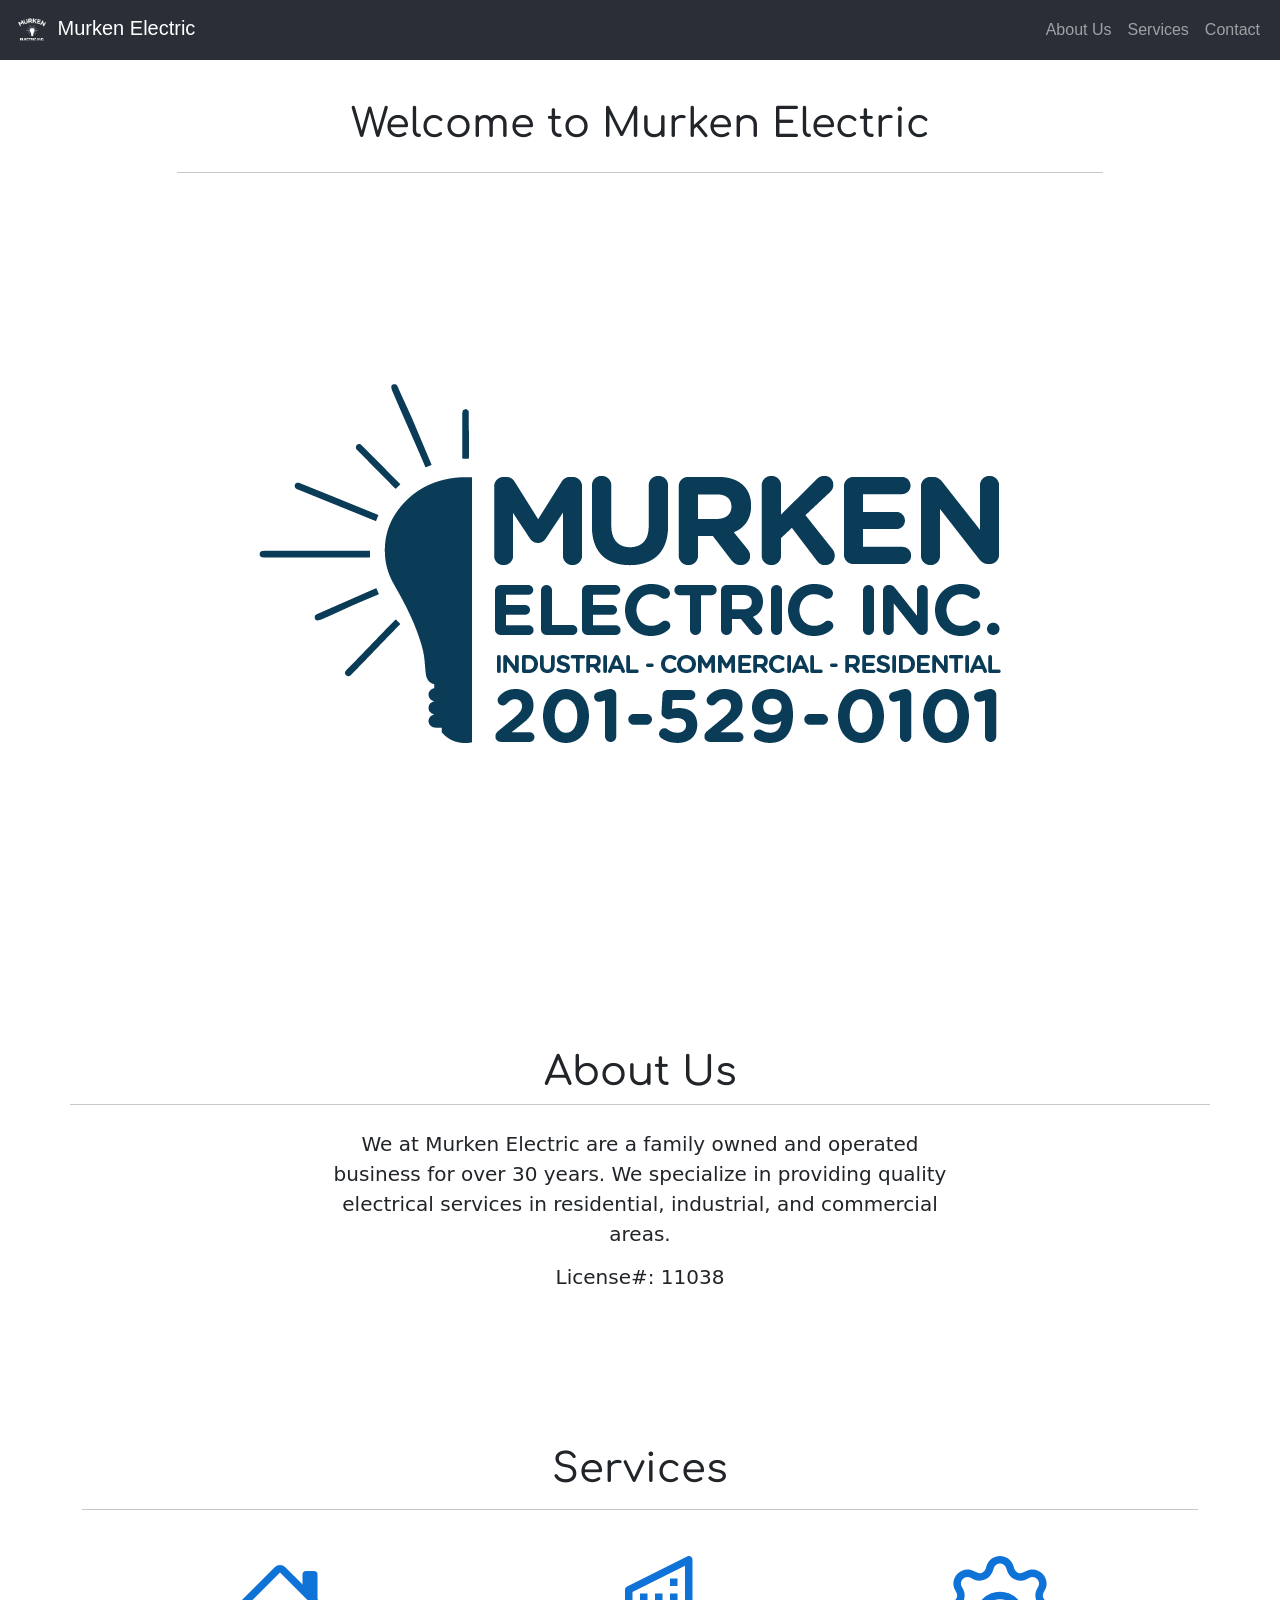
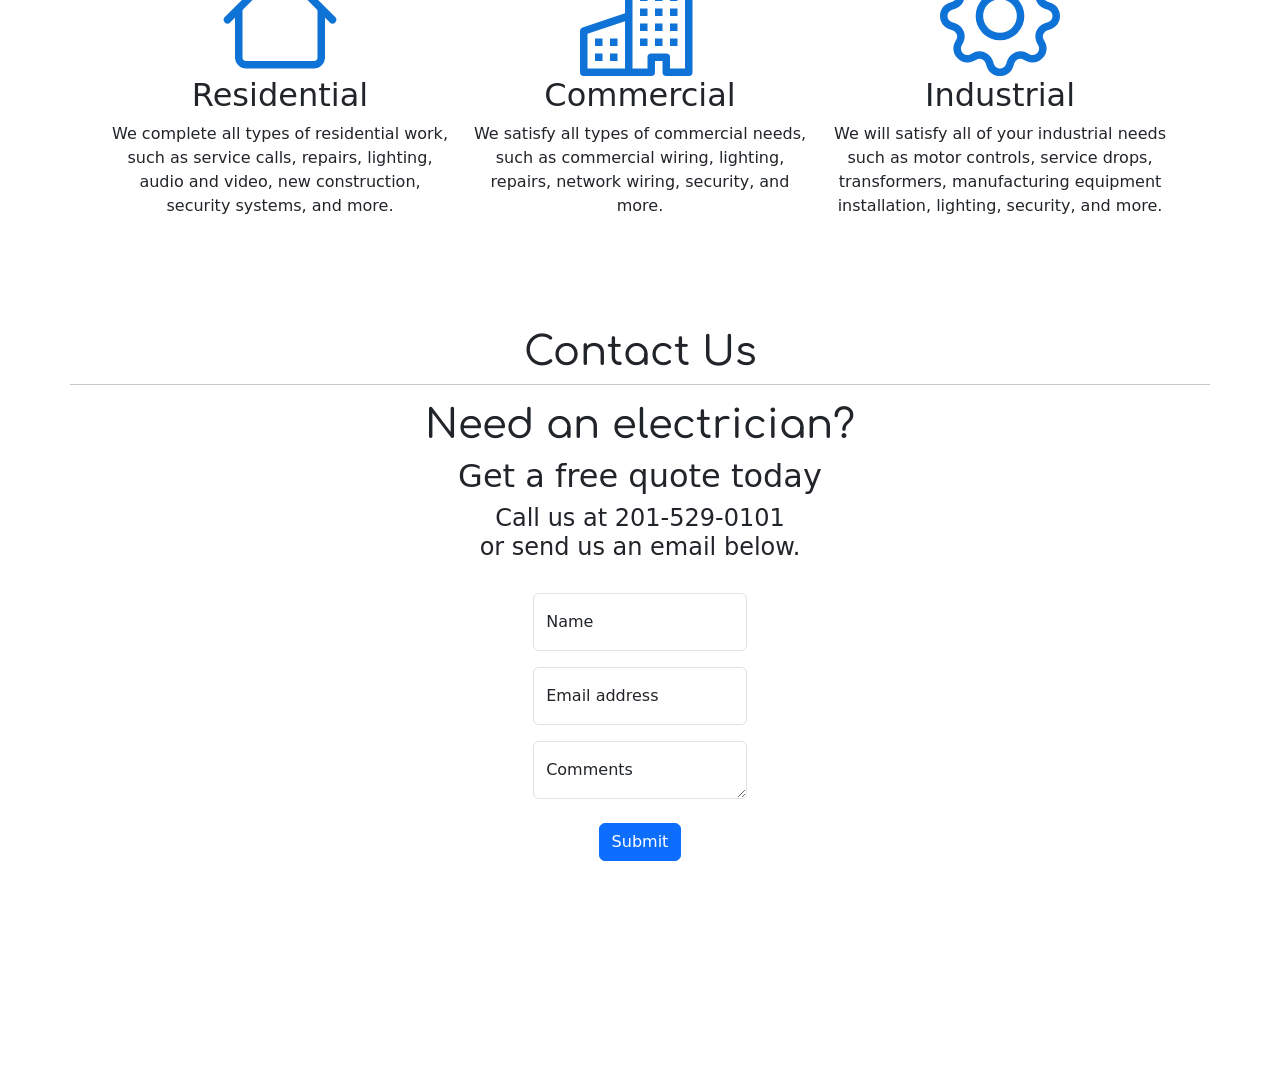
<file: index.html>
<!DOCTYPE html>
<html lang="en">
<head>
    <meta charset="UTF-8">
    <title>Murken Electric</title>
    <meta name="viewport" content="width=device-width, initial-scale=1">

    <!-- Bootstrap CSS -->
    <link rel="icon"
          type="image/png"
          href="WhiteLogo.png">
    <link href="main.css" rel="stylesheet">
    <link href="https://cdn.jsdelivr.net/npm/bootstrap@5.0.0-beta2/dist/css/bootstrap.min.css" rel="stylesheet" integrity="sha384-BmbxuPwQa2lc/FVzBcNJ7UAyJxM6wuqIj61tLrc4wSX0szH/Ev+nYRRuWlolflfl" crossorigin="anonymous">
    <link rel="preconnect" href="https://fonts.gstatic.com">
    <link href="https://fonts.googleapis.com/css2?family=Abril+Fatface&family=Anton&family=Balsamiq+Sans&family=Bebas+Neue&family=Comfortaa&family=DM+Sans&family=Fira+Sans&family=Fjalla+One&family=Hammersmith+One&family=Noto+Serif&family=Playfair+Display&family=Roboto+Slab&display=swap" rel="stylesheet">
</head>

<body>
<header>
    <nav class="navbar navbar-expand-md navbar-dark fixed-top" aria-label="Fourth navbar example" style="background-color: #2a2f37">
        <div class="container-fluid">
            <a class="navbar-brand" href="#">
                <img src="WhiteLogo.png" width="40" height="34">
                Murken Electric
            </a>

            <div class="collapse navbar-collapse" id="navbarsExample04">
                <ul class="navbar-nav ms-auto mb-2 mb-md-0">
                    <li class="nav-item active" >
                        <a class="nav-link navbar-collapse" href="#About">About Us</a>
                    </li>
                    <li class="nav-item active">
                        <a class="nav-link" data-bs-toggle=".navbar-collapse" data-bs-target=".navbar-collapse.show" href="#Services">Services</a>
                    </li>
                    <li class="nav-item active">
                        <a class="nav-link"  href="#Contact">Contact</a>
                    </li>

                </ul>
            </div>
        </div>
    </nav>

</header>
<h1 class="text-center title">Welcome to Murken Electric</h1>
<div data-bs-spy="scroll" data-bs-target="#navbar-top" data-bs-offset="0" tabindex="0">
    <div class="container cover">
        <div class="row justify-content-center text-center align-items-center">
            <div class="col-lg-10">
                <hr class="featurette-divider">
                <img class="img-fluid superSizeMe" src="halfBulbBlue.png">
            </div>
        </div>
    </div>
    &nbsp;
    <div id="About" class="container About">
        <div class="row text-center justify-content-center align-items-center">
            &nbsp;
            <h1 class="text-center">
                About Us
            </h1>
            <hr class="featurette-divider">
            <div class="col-md-7">
                <h2 class="featurette-heading text-center"></h2>
                <p class="lead">We at Murken Electric are a family owned and operated business for over 30 years. We specialize in providing quality electrical services
                in residential, industrial, and commercial areas.</p>
                <h5 class="bio" id="Services">License#: 11038</h5>
                &nbsp;
            </div>
        </div>
        &nbsp;
        <h1 class="text-center" >Services</h1>
        <hr class="featurette-divider">
        <div class="row text-center services">
            <div class="col-md-4">
                <svg xmlns="http://www.w3.org/2000/svg" width="120" height="120" fill="#0f72d6" class="bi bi-house" preserveAspectRatio="xMidyMid slice" viewBox="0 0 16 16">
                    <path fill-rule="evenodd" d="M2 13.5V7h1v6.5a.5.5 0 0 0 .5.5h9a.5.5 0 0 0 .5-.5V7h1v6.5a1.5 1.5 0 0 1-1.5 1.5h-9A1.5 1.5 0 0 1 2 13.5zm11-11V6l-2-2V2.5a.5.5 0 0 1 .5-.5h1a.5.5 0 0 1 .5.5z"/>
                    <path fill-rule="evenodd" d="M7.293 1.5a1 1 0 0 1 1.414 0l6.647 6.646a.5.5 0 0 1-.708.708L8 2.207 1.354 8.854a.5.5 0 1 1-.708-.708L7.293 1.5z"/>
                </svg>
                <h2>Residential</h2>
                <p>We complete all types of residential work, such as service calls, repairs, lighting, audio and video, new construction, security systems, and more. </p>
            </div>
            <div class="col-md-4">
                <svg xmlns="http://www.w3.org/2000/svg" width="120" height="120" fill="#0f72d6" class="bi bi-building" preserveAspectRatio="xMidyMid slice" viewBox="0 0 16 16">
                    <path fill-rule="evenodd" d="M14.763.075A.5.5 0 0 1 15 .5v15a.5.5 0 0 1-.5.5h-3a.5.5 0 0 1-.5-.5V14h-1v1.5a.5.5 0 0 1-.5.5h-9a.5.5 0 0 1-.5-.5V10a.5.5 0 0 1 .342-.474L6 7.64V4.5a.5.5 0 0 1 .276-.447l8-4a.5.5 0 0 1 .487.022zM6 8.694L1 10.36V15h5V8.694zM7 15h2v-1.5a.5.5 0 0 1 .5-.5h2a.5.5 0 0 1 .5.5V15h2V1.309l-7 3.5V15z"/>
                    <path d="M2 11h1v1H2v-1zm2 0h1v1H4v-1zm-2 2h1v1H2v-1zm2 0h1v1H4v-1zm4-4h1v1H8V9zm2 0h1v1h-1V9zm-2 2h1v1H8v-1zm2 0h1v1h-1v-1zm2-2h1v1h-1V9zm0 2h1v1h-1v-1zM8 7h1v1H8V7zm2 0h1v1h-1V7zm2 0h1v1h-1V7zM8 5h1v1H8V5zm2 0h1v1h-1V5zm2 0h1v1h-1V5zm0-2h1v1h-1V3z"/>
                </svg>
                <h2>Commercial</h2>
                <p>We satisfy all types of commercial needs, such as commercial wiring, lighting, repairs, network wiring, security, and more.</p>
            </div>
            <div class="col-md-4">
                <svg xmlns="http://www.w3.org/2000/svg" width="120" height="120" fill="#0f72d6" class="bi bi-gear" preserveAspectRatio="xMidyMid slice" viewBox="0 0 16 16">
                    <path d="M8 4.754a3.246 3.246 0 1 0 0 6.492 3.246 3.246 0 0 0 0-6.492zM5.754 8a2.246 2.246 0 1 1 4.492 0 2.246 2.246 0 0 1-4.492 0z"/>
                    <path d="M9.796 1.343c-.527-1.79-3.065-1.79-3.592 0l-.094.319a.873.873 0 0 1-1.255.52l-.292-.16c-1.64-.892-3.433.902-2.54 2.541l.159.292a.873.873 0 0 1-.52 1.255l-.319.094c-1.79.527-1.79 3.065 0 3.592l.319.094a.873.873 0 0 1 .52 1.255l-.16.292c-.892 1.64.901 3.434 2.541 2.54l.292-.159a.873.873 0 0 1 1.255.52l.094.319c.527 1.79 3.065 1.79 3.592 0l.094-.319a.873.873 0 0 1 1.255-.52l.292.16c1.64.893 3.434-.902 2.54-2.541l-.159-.292a.873.873 0 0 1 .52-1.255l.319-.094c1.79-.527 1.79-3.065 0-3.592l-.319-.094a.873.873 0 0 1-.52-1.255l.16-.292c.893-1.64-.902-3.433-2.541-2.54l-.292.159a.873.873 0 0 1-1.255-.52l-.094-.319zm-2.633.283c.246-.835 1.428-.835 1.674 0l.094.319a1.873 1.873 0 0 0 2.693 1.115l.291-.16c.764-.415 1.6.42 1.184 1.185l-.159.292a1.873 1.873 0 0 0 1.116 2.692l.318.094c.835.246.835 1.428 0 1.674l-.319.094a1.873 1.873 0 0 0-1.115 2.693l.16.291c.415.764-.42 1.6-1.185 1.184l-.291-.159a1.873 1.873 0 0 0-2.693 1.116l-.094.318c-.246.835-1.428.835-1.674 0l-.094-.319a1.873 1.873 0 0 0-2.692-1.115l-.292.16c-.764.415-1.6-.42-1.184-1.185l.159-.291A1.873 1.873 0 0 0 1.945 8.93l-.319-.094c-.835-.246-.835-1.428 0-1.674l.319-.094A1.873 1.873 0 0 0 3.06 4.377l-.16-.292c-.415-.764.42-1.6 1.185-1.184l.292.159a1.873 1.873 0 0 0 2.692-1.115l.094-.319z"/>
                </svg>
                <h2>Industrial</h2>
                <p>We will satisfy all of your industrial needs such as motor controls, service drops, transformers, manufacturing equipment installation,
                    lighting, security, and more.</p>
            </div>

        </div>

    </div>
    &nbsp;
    <div id="Contact" class="container bottom">
        <div class="row text-center justify-content-center align-items-center">
            <h1 class="text-center">
                Contact Us
            </h1>
            <hr class="featurette-divider">
            <div class="col-md-7">
                <h1>Need an electrician?</h1>
                <h2>Get a free quote today</h2>
                <h4>Call us at 201-529-0101 <br>
                or send us an email below.</h4>
                &nbsp;
                <div class="email">
                    <form action="mailto:bob@murkenelectric.com" method="post" enctype="text/plain" class="justify-content-center">
                        <div class="col-lg-4 offset-lg-4 form-floating mb-3 text-center">
                            <input class="form-control" name="name" id="floatingInput1" placeholder="name@example.com">
                            <label for="floatingInput">Name</label>
                        </div>
                        <div class="col-lg-4 offset-lg-4 form-floating mb-3 text-center">
                            <input type="email" name="email" class="form-control" id="floatingInput" placeholder="name@example.com">
                            <label for="floatingInput">Email address</label>
                        </div>
                        <div class="col-lg-4 offset-lg-4 form-floating text-center">
                            <textarea type="text" name="comment" class="form-control" placeholder="Leave a comment here" id="floatingTextarea"></textarea>
                            <label for="floatingTextarea">Comments</label>
                        </div>
                        &nbsp;
                        <div class="container">
                            <button type="submit" value="Send" class="btn btn-primary">Submit</button>
                        </div>
                    </form>
                </div>
            </div>
        </div>
    </div>
</div>


&nbsp;

<script src="https://cdn.jsdelivr.net/npm/@popperjs/core@2.6.0/dist/umd/popper.min.js" integrity="sha384-KsvD1yqQ1/1+IA7gi3P0tyJcT3vR+NdBTt13hSJ2lnve8agRGXTTyNaBYmCR/Nwi" crossorigin="anonymous"></script>
<script src="https://cdn.jsdelivr.net/npm/bootstrap@5.0.0-beta2/dist/js/bootstrap.min.js" integrity="sha384-nsg8ua9HAw1y0W1btsyWgBklPnCUAFLuTMS2G72MMONqmOymq585AcH49TLBQObG" crossorigin="anonymous"></script>
</body>
</html>
</file>
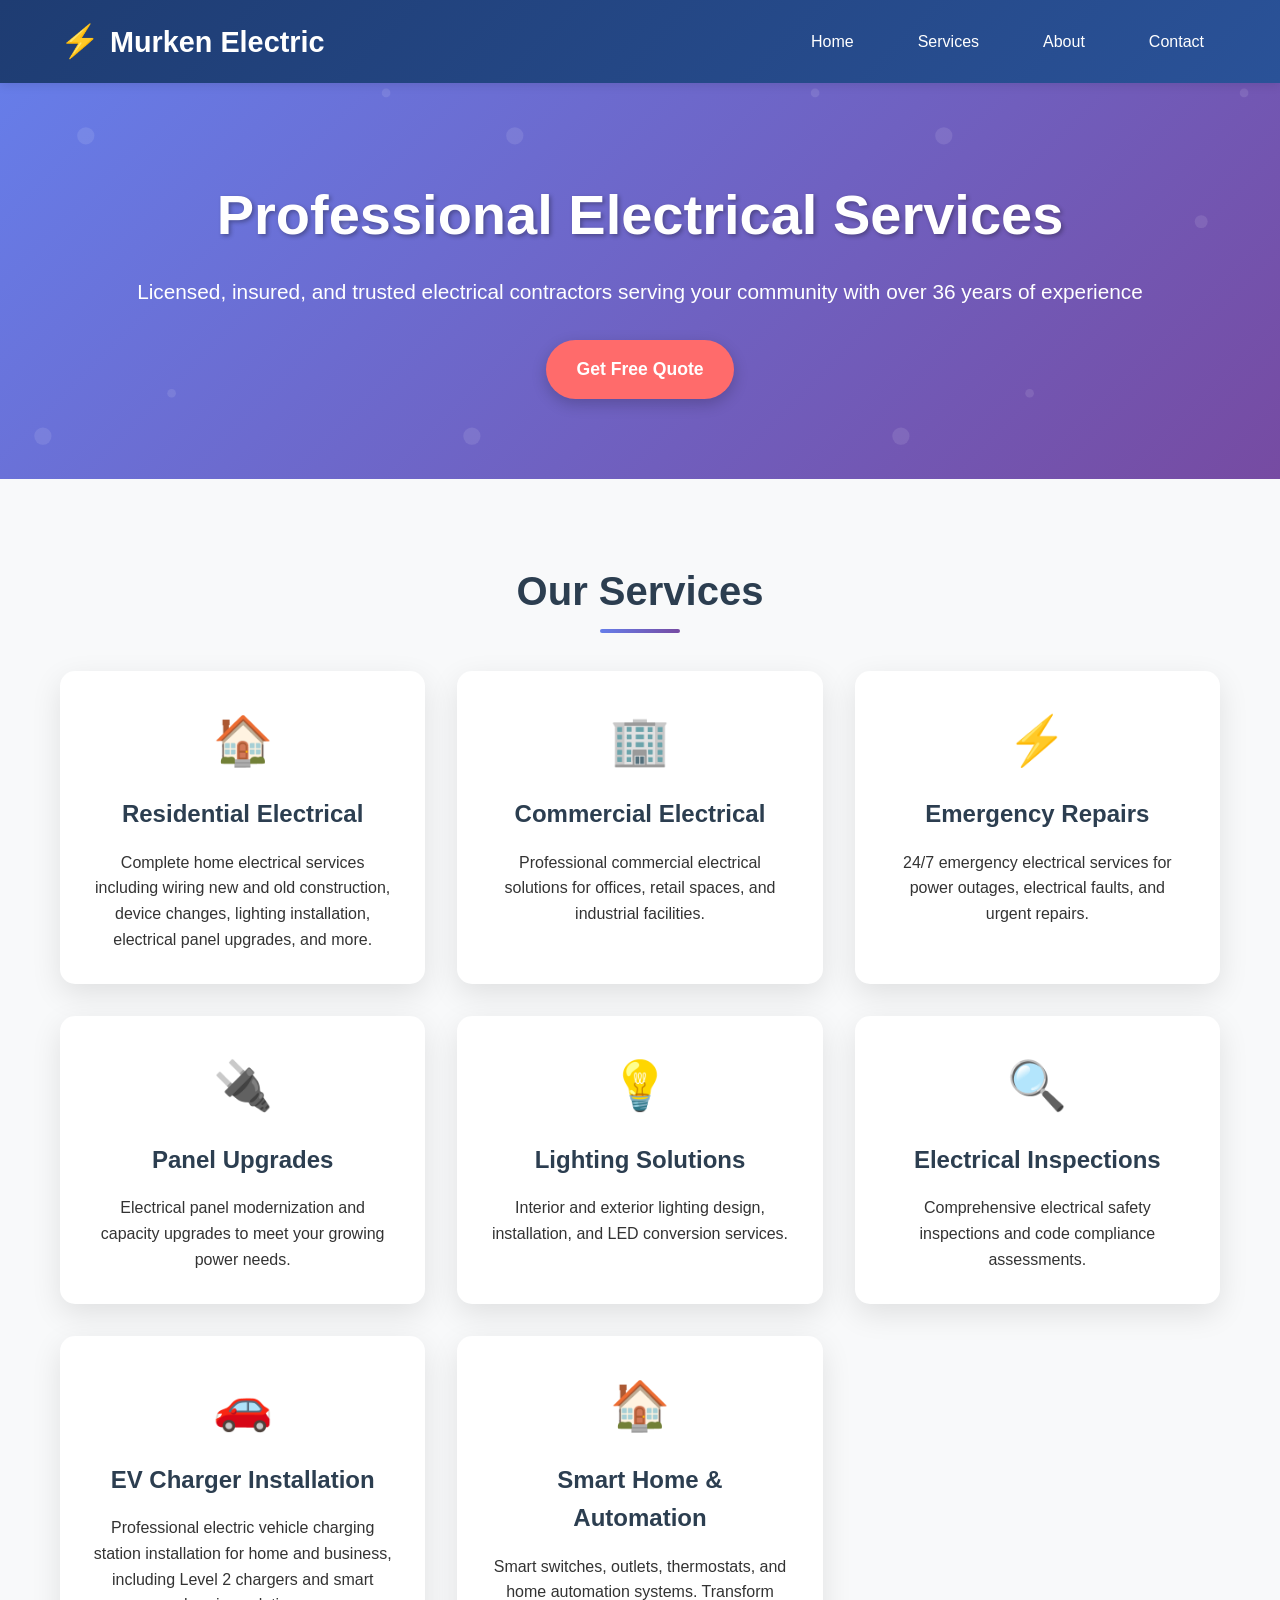
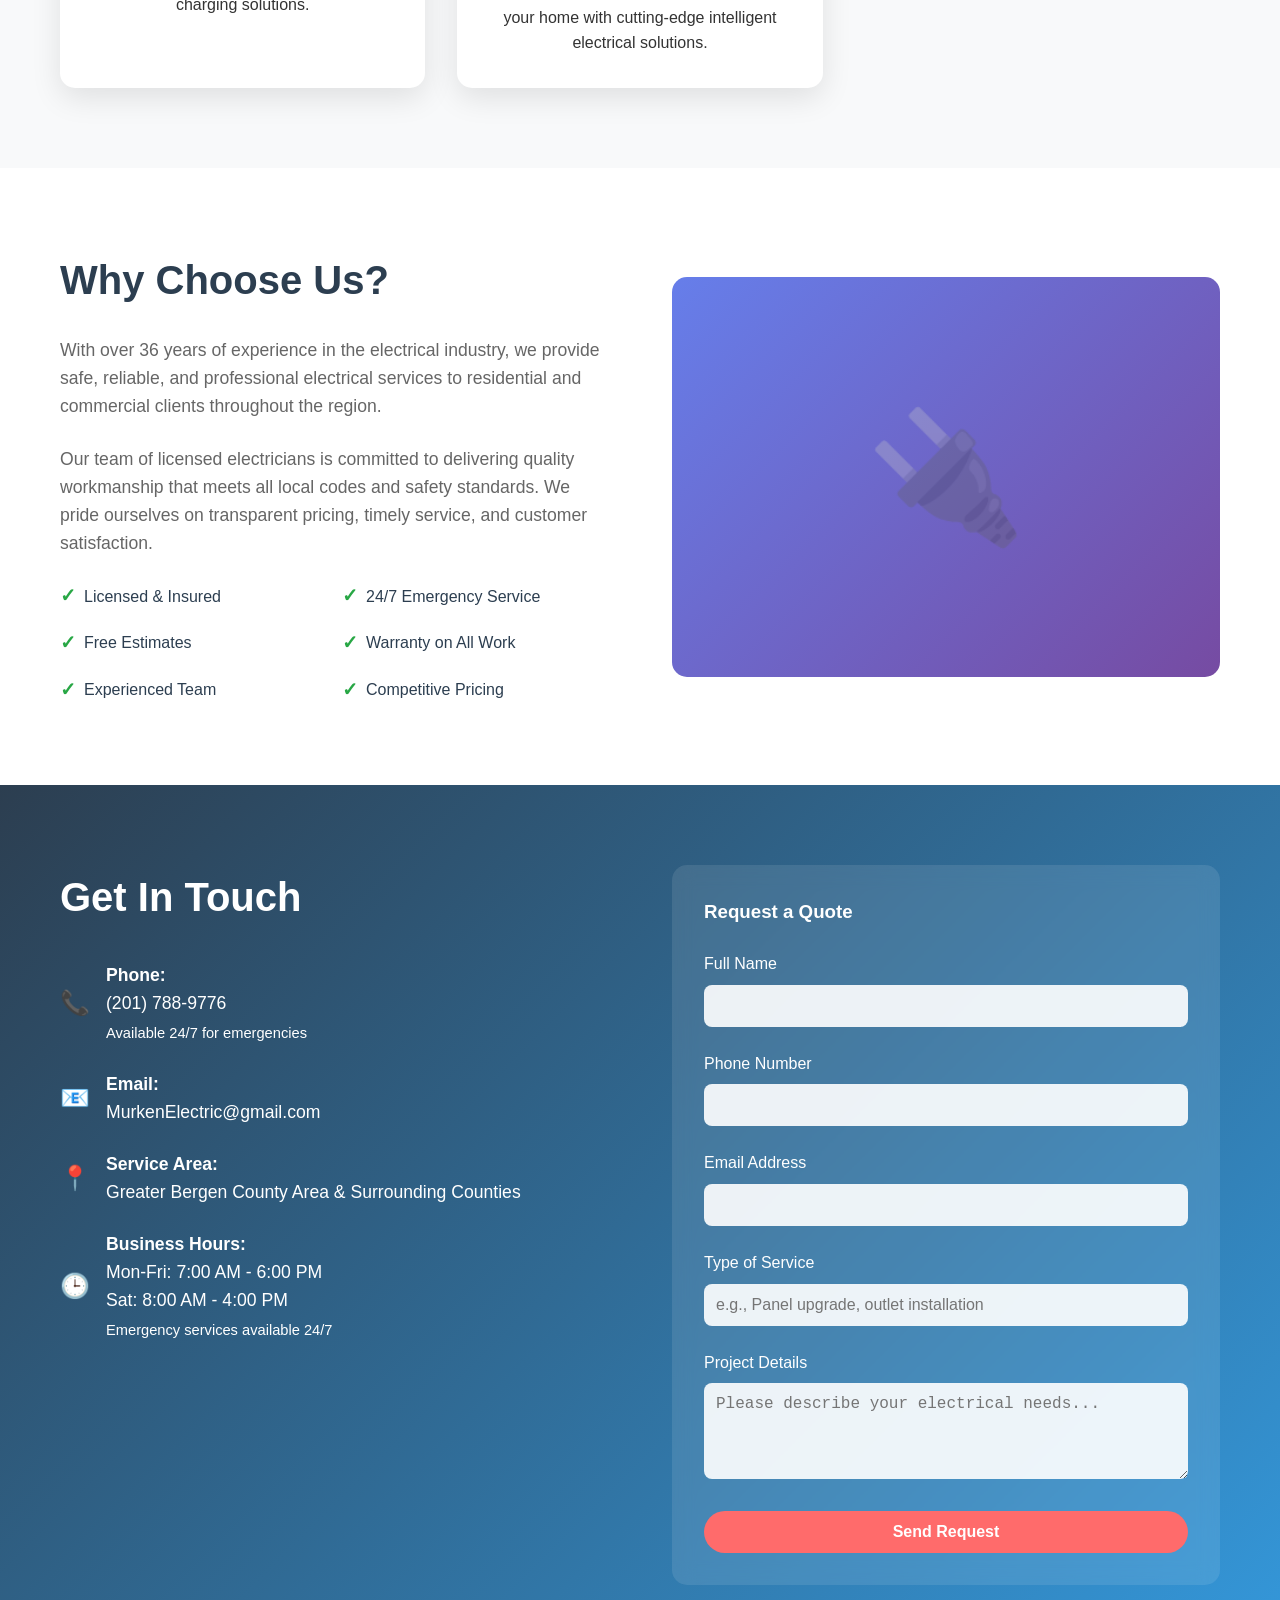
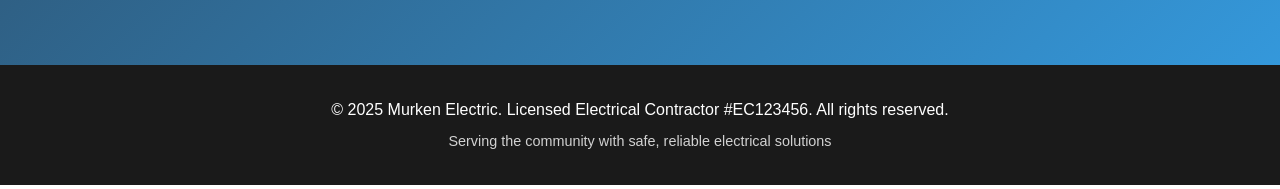
<file: murkenelectric.html>
<!DOCTYPE html>
<html lang="en">
<head>
    <meta charset="UTF-8">
    <meta name="viewport" content="width=device-width, initial-scale=1.0">
    <title>Murekn Electric - Licensed Electrical Contractors</title>
    <style>
        * {
            margin: 0;
            padding: 0;
            box-sizing: border-box;
        }
        
        body {
            font-family: 'Segoe UI', Tahoma, Geneva, Verdana, sans-serif;
            line-height: 1.6;
            color: #333;
            overflow-x: hidden;
        }
        
        .container {
            max-width: 1200px;
            margin: 0 auto;
            padding: 0 20px;
        }
        
        /* Header */
        header {
            background: linear-gradient(135deg, #1e3c72 0%, #2a5298 100%);
            color: white;
            padding: 1rem 0;
            position: fixed;
            top: 0;
            width: 100%;
            z-index: 1000;
            box-shadow: 0 2px 10px rgba(0,0,0,0.1);
            transition: all 0.3s ease;
        }
        
        nav {
            display: flex;
            justify-content: space-between;
            align-items: center;
        }
        
        .logo {
            font-size: 1.8rem;
            font-weight: bold;
            display: flex;
            align-items: center;
            gap: 10px;
        }
        
        .logo::before {
            content: "⚡";
            font-size: 2rem;
            animation: pulse 2s infinite;
        }
        
        @keyframes pulse {
            0%, 100% { opacity: 1; }
            50% { opacity: 0.7; }
        }
        
        nav ul {
            display: flex;
            list-style: none;
            gap: 2rem;
        }
        
        nav a {
            color: white;
            text-decoration: none;
            font-weight: 500;
            transition: all 0.3s ease;
            padding: 0.5rem 1rem;
            border-radius: 25px;
        }
        
        nav a:hover {
            background: rgba(255,255,255,0.1);
            transform: translateY(-2px);
        }
        
        /* Hero Section */
        .hero {
            background: linear-gradient(135deg, #667eea 0%, #764ba2 100%);
            color: white;
            padding: 120px 0 80px;
            text-align: center;
            position: relative;
            overflow: hidden;
        }
        
        .hero::before {
            content: '';
            position: absolute;
            top: 0;
            left: 0;
            right: 0;
            bottom: 0;
            background: url('data:image/svg+xml,<svg xmlns="http://www.w3.org/2000/svg" viewBox="0 0 100 100"><circle cx="20" cy="20" r="2" fill="rgba(255,255,255,0.1)"/><circle cx="80" cy="40" r="1.5" fill="rgba(255,255,255,0.1)"/><circle cx="40" cy="80" r="1" fill="rgba(255,255,255,0.1)"/><circle cx="90" cy="10" r="1" fill="rgba(255,255,255,0.1)"/><circle cx="10" cy="90" r="2" fill="rgba(255,255,255,0.1)"/></svg>');
            animation: float 20s infinite linear;
        }
        
        @keyframes float {
            0% { transform: translateY(0px) translateX(0px); }
            33% { transform: translateY(-10px) translateX(5px); }
            66% { transform: translateY(5px) translateX(-5px); }
            100% { transform: translateY(0px) translateX(0px); }
        }
        
        .hero h1 {
            font-size: 3.5rem;
            margin-bottom: 1rem;
            text-shadow: 2px 2px 4px rgba(0,0,0,0.3);
            position: relative;
            z-index: 2;
        }
        
        .hero p {
            font-size: 1.3rem;
            margin-bottom: 2rem;
            position: relative;
            z-index: 2;
        }
        
        .cta-button {
            display: inline-block;
            background: #ff6b6b;
            color: white;
            padding: 15px 30px;
            text-decoration: none;
            border-radius: 30px;
            font-weight: bold;
            font-size: 1.1rem;
            transition: all 0.3s ease;
            box-shadow: 0 5px 15px rgba(0,0,0,0.2);
            position: relative;
            z-index: 2;
        }
        
        .cta-button:hover {
            transform: translateY(-3px);
            box-shadow: 0 8px 25px rgba(255,107,107,0.4);
            background: #ff5252;
        }
        
        /* Services Section */
        .services {
            padding: 80px 0;
            background: #f8f9fa;
        }
        
        .section-title {
            text-align: center;
            font-size: 2.5rem;
            margin-bottom: 3rem;
            color: #2c3e50;
            position: relative;
        }
        
        .section-title::after {
            content: '';
            position: absolute;
            bottom: -10px;
            left: 50%;
            transform: translateX(-50%);
            width: 80px;
            height: 4px;
            background: linear-gradient(90deg, #667eea, #764ba2);
            border-radius: 2px;
        }
        
        .services-grid {
            display: grid;
            grid-template-columns: repeat(auto-fit, minmax(300px, 1fr));
            gap: 2rem;
        }
        
        .service-card {
            background: white;
            padding: 2rem;
            border-radius: 15px;
            box-shadow: 0 10px 30px rgba(0,0,0,0.1);
            text-align: center;
            transition: all 0.3s ease;
            position: relative;
            overflow: hidden;
        }
        
        .service-card::before {
            content: '';
            position: absolute;
            top: 0;
            left: 0;
            right: 0;
            height: 4px;
            background: linear-gradient(90deg, #667eea, #764ba2);
            transform: translateX(-100%);
            transition: transform 0.3s ease;
        }
        
        .service-card:hover {
            transform: translateY(-10px);
            box-shadow: 0 15px 40px rgba(0,0,0,0.15);
        }
        
        .service-card:hover::before {
            transform: translateX(0);
        }
        
        .service-icon {
            font-size: 3rem;
            margin-bottom: 1rem;
            color: #667eea;
        }
        
        .service-card h3 {
            font-size: 1.5rem;
            margin-bottom: 1rem;
            color: #2c3e50;
        }
        
        /* About Section */
        .about {
            padding: 80px 0;
            background: white;
        }
        
        .about-content {
            display: grid;
            grid-template-columns: 1fr 1fr;
            gap: 4rem;
            align-items: center;
        }
        
        .about-text h2 {
            font-size: 2.5rem;
            margin-bottom: 1.5rem;
            color: #2c3e50;
        }
        
        .about-text p {
            font-size: 1.1rem;
            margin-bottom: 1.5rem;
            color: #666;
        }
        
        .about-features {
            display: grid;
            grid-template-columns: 1fr 1fr;
            gap: 1rem;
        }
        
        .feature {
            display: flex;
            align-items: center;
            gap: 0.5rem;
            font-weight: 500;
            color: #2c3e50;
        }
        
        .feature::before {
            content: "✓";
            color: #28a745;
            font-weight: bold;
            font-size: 1.2rem;
        }
        
        .about-image {
            background: linear-gradient(135deg, #667eea 0%, #764ba2 100%);
            height: 400px;
            border-radius: 15px;
            position: relative;
            overflow: hidden;
        }
        
        .about-image::before {
            content: '🔌';
            position: absolute;
            top: 50%;
            left: 50%;
            transform: translate(-50%, -50%);
            font-size: 8rem;
            opacity: 0.3;
        }
        
        /* Contact Section */
        .contact {
            padding: 80px 0;
            background: linear-gradient(135deg, #2c3e50 0%, #3498db 100%);
            color: white;
        }
        
        .contact-content {
            display: grid;
            grid-template-columns: 1fr 1fr;
            gap: 4rem;
        }
        
        .contact-info h2 {
            font-size: 2.5rem;
            margin-bottom: 2rem;
        }
        
        .contact-item {
            display: flex;
            align-items: center;
            gap: 1rem;
            margin-bottom: 1.5rem;
            font-size: 1.1rem;
        }
        
        .contact-item span {
            font-size: 1.5rem;
        }
        
        .contact-form {
            background: rgba(255,255,255,0.1);
            padding: 2rem;
            border-radius: 15px;
            backdrop-filter: blur(10px);
        }
        
        .form-group {
            margin-bottom: 1.5rem;
        }
        
        .form-group label {
            display: block;
            margin-bottom: 0.5rem;
            font-weight: 500;
        }
        
        .form-group input,
        .form-group textarea {
            width: 100%;
            padding: 12px;
            border: none;
            border-radius: 8px;
            background: rgba(255,255,255,0.9);
            font-size: 1rem;
            transition: all 0.3s ease;
        }
        
        .form-group input:focus,
        .form-group textarea:focus {
            outline: none;
            box-shadow: 0 0 0 3px rgba(255,255,255,0.3);
            transform: translateY(-2px);
        }
        
        .submit-btn {
            background: #ff6b6b;
            color: white;
            padding: 12px 30px;
            border: none;
            border-radius: 25px;
            font-size: 1rem;
            font-weight: bold;
            cursor: pointer;
            transition: all 0.3s ease;
            width: 100%;
        }
        
        .submit-btn:hover {
            background: #ff5252;
            transform: translateY(-2px);
        }
        
        /* Footer */
        footer {
            background: #1a1a1a;
            color: white;
            text-align: center;
            padding: 2rem 0;
        }
        
        /* Emergency Banner */
        .emergency-banner {
            background: linear-gradient(45deg, #ff6b6b, #ff8e53, #ff6b6b);
            background-size: 200% 200%;
            animation: gradientShift 3s ease infinite;
            color: white;
            text-align: center;
            padding: 12px 0;
            font-weight: bold;
            position: relative;
            overflow: hidden;
        }
        
        @keyframes gradientShift {
            0% { background-position: 0% 50%; }
            50% { background-position: 100% 50%; }
            100% { background-position: 0% 50%; }
        }
        
        .emergency-banner::before {
            content: '🚨';
            margin-right: 10px;
            animation: flash 1.5s infinite, bounce 2s infinite;
        }
        
        @keyframes bounce {
            0%, 20%, 50%, 80%, 100% { transform: translateY(0); }
            40% { transform: translateY(-5px); }
            60% { transform: translateY(-3px); }
        }
        
        @keyframes flash {
            0%, 50% { opacity: 1; }
            25%, 75% { opacity: 0.7; }
        }
        
        /* Responsive */
        @media (max-width: 968px) {
            .services-grid {
                grid-template-columns: repeat(2, 1fr);
            }
            
            .services-grid .service-card:last-child {
                grid-column: span 2;
                max-width: 400px;
                margin: 0 auto;
            }
        }
        
        @media (max-width: 768px) {
            nav ul {
                display: none;
            }
            
            .hero h1 {
                font-size: 2.5rem;
            }
            
            .about-content,
            .contact-content {
                grid-template-columns: 1fr;
            }
            
            .services-grid {
                grid-template-columns: 1fr;
            }
            
            .services-grid .service-card:last-child {
                grid-column: 1;
                max-width: none;
            }
        }
    </style>
</head>
<body>
    <!-- Emergency Banner -->
    <div class="emergency-banner">
        24/7 Emergency Electrical Services Available - Call Now: (201) 788-9776
    </div>

    <!-- Header -->
    <header>
        <nav class="container">
            <div class="logo">Murken Electric</div>
            <ul>
                <li><a href="#home">Home</a></li>
                <li><a href="#services">Services</a></li>
                <li><a href="#about">About</a></li>
                <li><a href="#contact">Contact</a></li>
            </ul>
        </nav>
    </header>

    <!-- Hero Section -->
    <section id="home" class="hero">
        <div class="container">
            <h1>Professional Electrical Services</h1>
            <p>Licensed, insured, and trusted electrical contractors serving your community with over 36 years of experience</p>
            <a href="#contact" class="cta-button">Get Free Quote</a>
        </div>
    </section>

    <!-- Services Section -->
    <section id="services" class="services">
        <div class="container">
            <h2 class="section-title">Our Services</h2>
            <div class="services-grid">
                <div class="service-card">
                    <div class="service-icon">🏠</div>
                    <h3>Residential Electrical</h3>
                    <p>Complete home electrical services including wiring new and old construction, device changes, lighting installation, electrical panel upgrades, and more.</p>
                </div>
                <div class="service-card">
                    <div class="service-icon">🏢</div>
                    <h3>Commercial Electrical</h3>
                    <p>Professional commercial electrical solutions for offices, retail spaces, and industrial facilities.</p>
                </div>
                <div class="service-card">
                    <div class="service-icon">⚡</div>
                    <h3>Emergency Repairs</h3>
                    <p>24/7 emergency electrical services for power outages, electrical faults, and urgent repairs.</p>
                </div>
                <div class="service-card">
                    <div class="service-icon">🔌</div>
                    <h3>Panel Upgrades</h3>
                    <p>Electrical panel modernization and capacity upgrades to meet your growing power needs.</p>
                </div>
                <div class="service-card">
                    <div class="service-icon">💡</div>
                    <h3>Lighting Solutions</h3>
                    <p>Interior and exterior lighting design, installation, and LED conversion services.</p>
                </div>
                <div class="service-card">
                    <div class="service-icon">🔍</div>
                    <h3>Electrical Inspections</h3>
                    <p>Comprehensive electrical safety inspections and code compliance assessments.</p>
                </div>
                <div class="service-card">
                    <div class="service-icon">🚗</div>
                    <h3>EV Charger Installation</h3>
                    <p>Professional electric vehicle charging station installation for home and business, including Level 2 chargers and smart charging solutions.</p>
                </div>
                <div class="service-card">
                    <div class="service-icon">🏠</div>
                    <h3>Smart Home & Automation</h3>
                    <p>Smart switches, outlets, thermostats, and home automation systems. Transform your home with cutting-edge intelligent electrical solutions.</p>
                </div>
            </div>
        </div>
    </section>

    <!-- About Section -->
    <section id="about" class="about">
        <div class="container">
            <div class="about-content">
                <div class="about-text">
                    <h2>Why Choose Us?</h2>
                    <p>With over 36 years of experience in the electrical industry, we provide safe, reliable, and professional electrical services to residential and commercial clients throughout the region.</p>
                    <p>Our team of licensed electricians is committed to delivering quality workmanship that meets all local codes and safety standards. We pride ourselves on transparent pricing, timely service, and customer satisfaction.</p>
                    <div class="about-features">
                        <div class="feature">Licensed & Insured</div>
                        <div class="feature">24/7 Emergency Service</div>
                        <div class="feature">Free Estimates</div>
                        <div class="feature">Warranty on All Work</div>
                        <div class="feature">Experienced Team</div>
                        <div class="feature">Competitive Pricing</div>
                    </div>
                </div>
                <div class="about-image"></div>
            </div>
        </div>
    </section>

    <!-- Contact Section -->
    <section id="contact" class="contact">
        <div class="container">
            <div class="contact-content">
                <div class="contact-info">
                    <h2>Get In Touch</h2>
                    <div class="contact-item">
                        <span>📞</span>
                        <div>
                            <strong>Phone:</strong><br>
                            (201) 788-9776<br>
                            <small>Available 24/7 for emergencies</small>
                        </div>
                    </div>
                    <div class="contact-item">
                        <span>📧</span>
                        <div>
                            <strong>Email:</strong><br>
                            MurkenElectric@gmail.com
                        </div>
                    </div>
                    <div class="contact-item">
                        <span>📍</span>
                        <div>
                            <strong>Service Area:</strong><br>
                            Greater Bergen County Area & Surrounding Counties
                        </div>
                    </div>
                    <div class="contact-item">
                        <span>🕒</span>
                        <div>
                            <strong>Business Hours:</strong><br>
                            Mon-Fri: 7:00 AM - 6:00 PM<br>
                            Sat: 8:00 AM - 4:00 PM<br>
                            <small>Emergency services available 24/7</small>
                        </div>
                    </div>
                </div>
                <div class="contact-form">
                    <h3 style="margin-bottom: 1.5rem;">Request a Quote</h3>
                    <form>
                        <div class="form-group">
                            <label for="name">Full Name</label>
                            <input type="text" id="name" name="name" required>
                        </div>
                        <div class="form-group">
                            <label for="phone">Phone Number</label>
                            <input type="tel" id="phone" name="phone" required>
                        </div>
                        <div class="form-group">
                            <label for="email">Email Address</label>
                            <input type="email" id="email" name="email" required>
                        </div>
                        <div class="form-group">
                            <label for="service">Type of Service</label>
                            <input type="text" id="service" name="service" placeholder="e.g., Panel upgrade, outlet installation">
                        </div>
                        <div class="form-group">
                            <label for="message">Project Details</label>
                            <textarea id="message" name="message" rows="4" placeholder="Please describe your electrical needs..."></textarea>
                        </div>
                        <button type="submit" class="submit-btn">Send Request</button>
                    </form>
                </div>
            </div>
        </div>
    </section>

    <!-- Footer -->
    <footer>
        <div class="container">
            <p>&copy; 2025 Murken Electric. Licensed Electrical Contractor #EC123456. All rights reserved.</p>
            <p style="margin-top: 0.5rem; font-size: 0.9rem; opacity: 0.8;">Serving the community with safe, reliable electrical solutions</p>
        </div>
    </footer>

    <script>
        // Smooth scrolling for navigation links
        document.querySelectorAll('a[href^="#"]').forEach(anchor => {
            anchor.addEventListener('click', function (e) {
                e.preventDefault();
                const target = document.querySelector(this.getAttribute('href'));
                if (target) {
                    target.scrollIntoView({
                        behavior: 'smooth',
                        block: 'start'
                    });
                }
            });
        });

        // Header background change on scroll
        window.addEventListener('scroll', function() {
            const header = document.querySelector('header');
            if (window.scrollY > 100) {
                header.style.background = 'rgba(30, 60, 114, 0.95)';
                header.style.backdropFilter = 'blur(10px)';
            } else {
                header.style.background = 'linear-gradient(135deg, #1e3c72 0%, #2a5298 100%)';
                header.style.backdropFilter = 'none';
            }
        });

        // Form submission handler
        document.querySelector('form').addEventListener('submit', function(e) {
            e.preventDefault();
            alert('Thank you for your request! We will contact you within 24 hours to discuss your electrical needs.');
            this.reset();
        });

        // Add loading animation to service cards
        const observerOptions = {
            threshold: 0.1,
            rootMargin: '0px 0px -100px 0px'
        };

        const observer = new IntersectionObserver(function(entries) {
            entries.forEach(entry => {
                if (entry.isIntersecting) {
                    entry.target.style.opacity = '1';
                    entry.target.style.transform = 'translateY(0)';
                }
            });
        }, observerOptions);

        document.querySelectorAll('.service-card').forEach(card => {
            card.style.opacity = '0';
            card.style.transform = 'translateY(50px)';
            card.style.transition = 'opacity 0.6s ease, transform 0.6s ease';
            observer.observe(card);
        });
    </script>
</body>
</html>
</file>
<file: main.css>
a {
    font-family: 'Helvetica', 'Arial', sans-serif;
}


.small-peen {
    padding-top: 50px;
}

.navbar {

}

h1 {
    font-family: "Comfortaa", sans-serif;
}

.bottom {
    padding-bottom: 200px;
}

.cover {
    min-height: 30vh;
}

.superSizeMe {
    min-height: 10vh;
    min-width: 30vh;
    justify-content: center;
    text-align: center;
    align-items: center;
    padding-top: 50px;
}

.title {
    padding-top: 100px;
}

a {
    color: white;
}

.About {
    padding: 40px;
}

.btn-primary {
    padding-top: 10px;
}

.services {
    padding: 30px;
}

.bio {
    padding-bottom: 100px;
}
</file>
